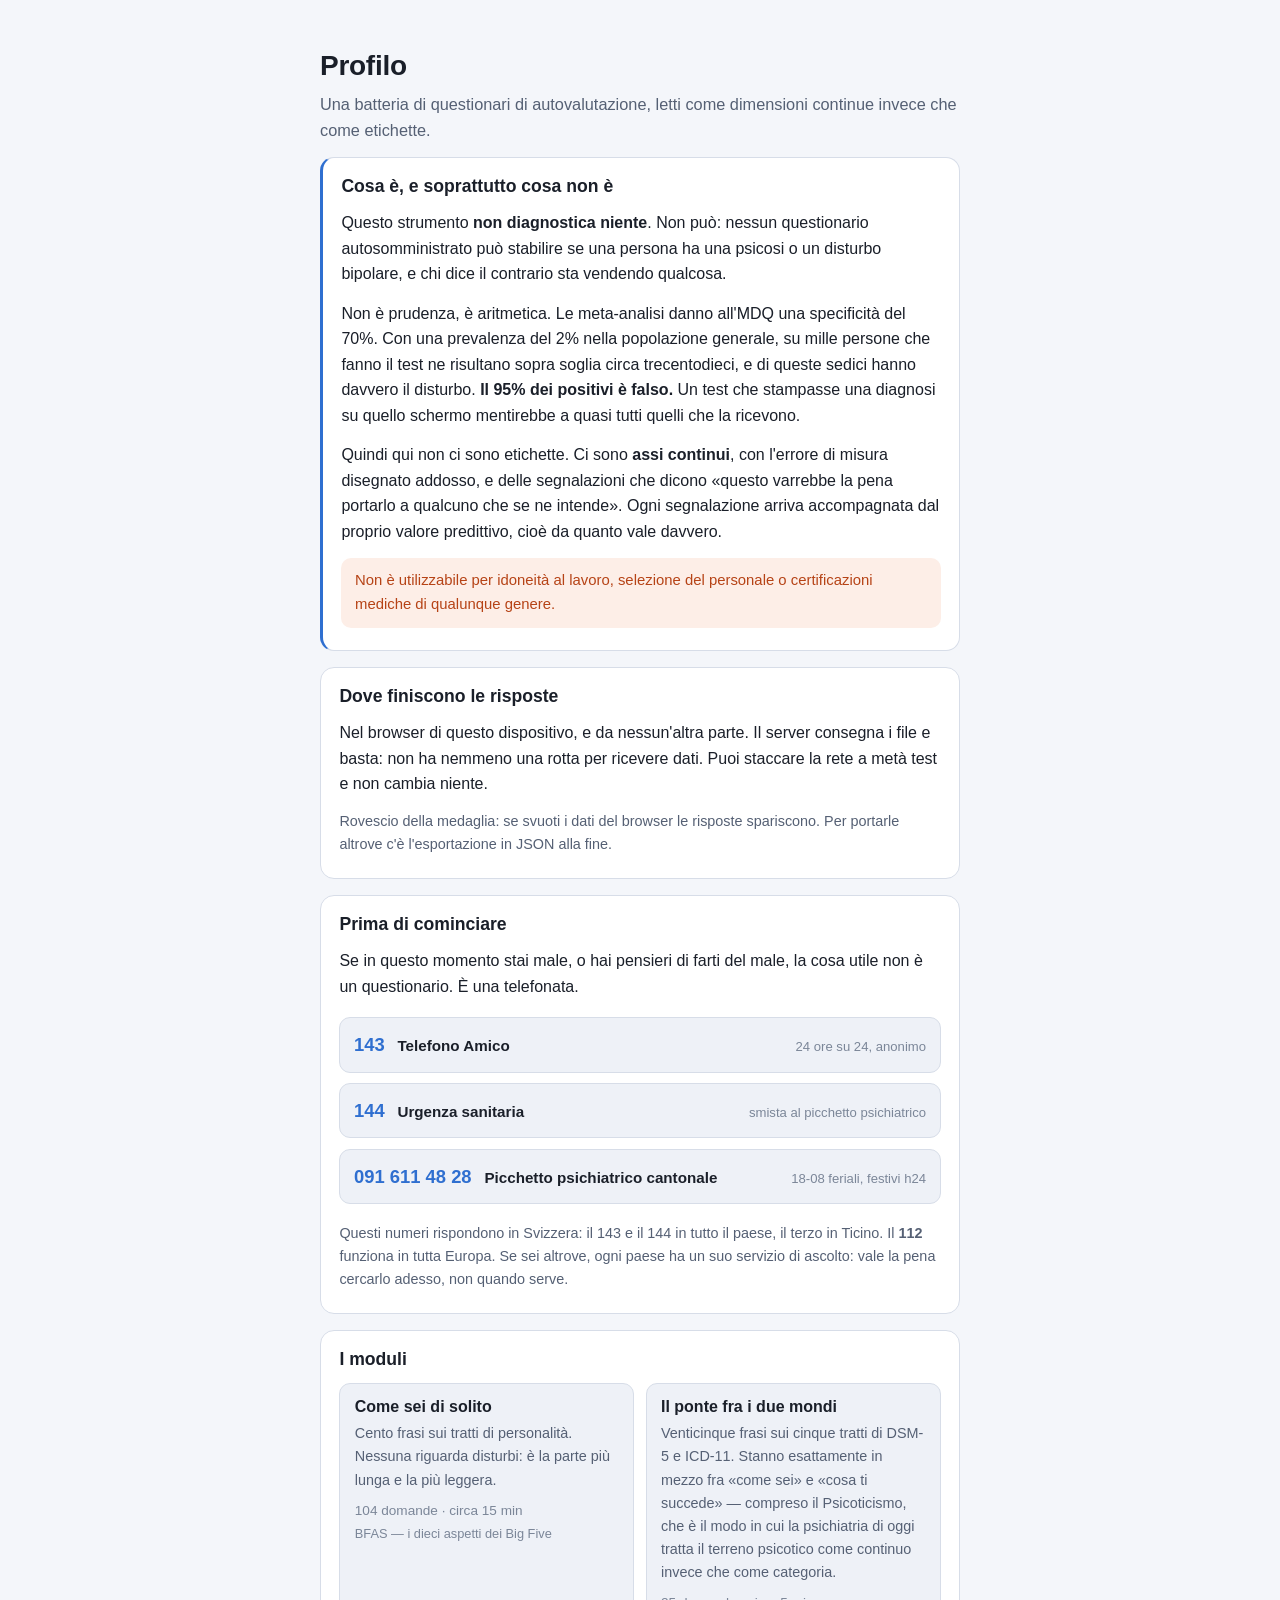
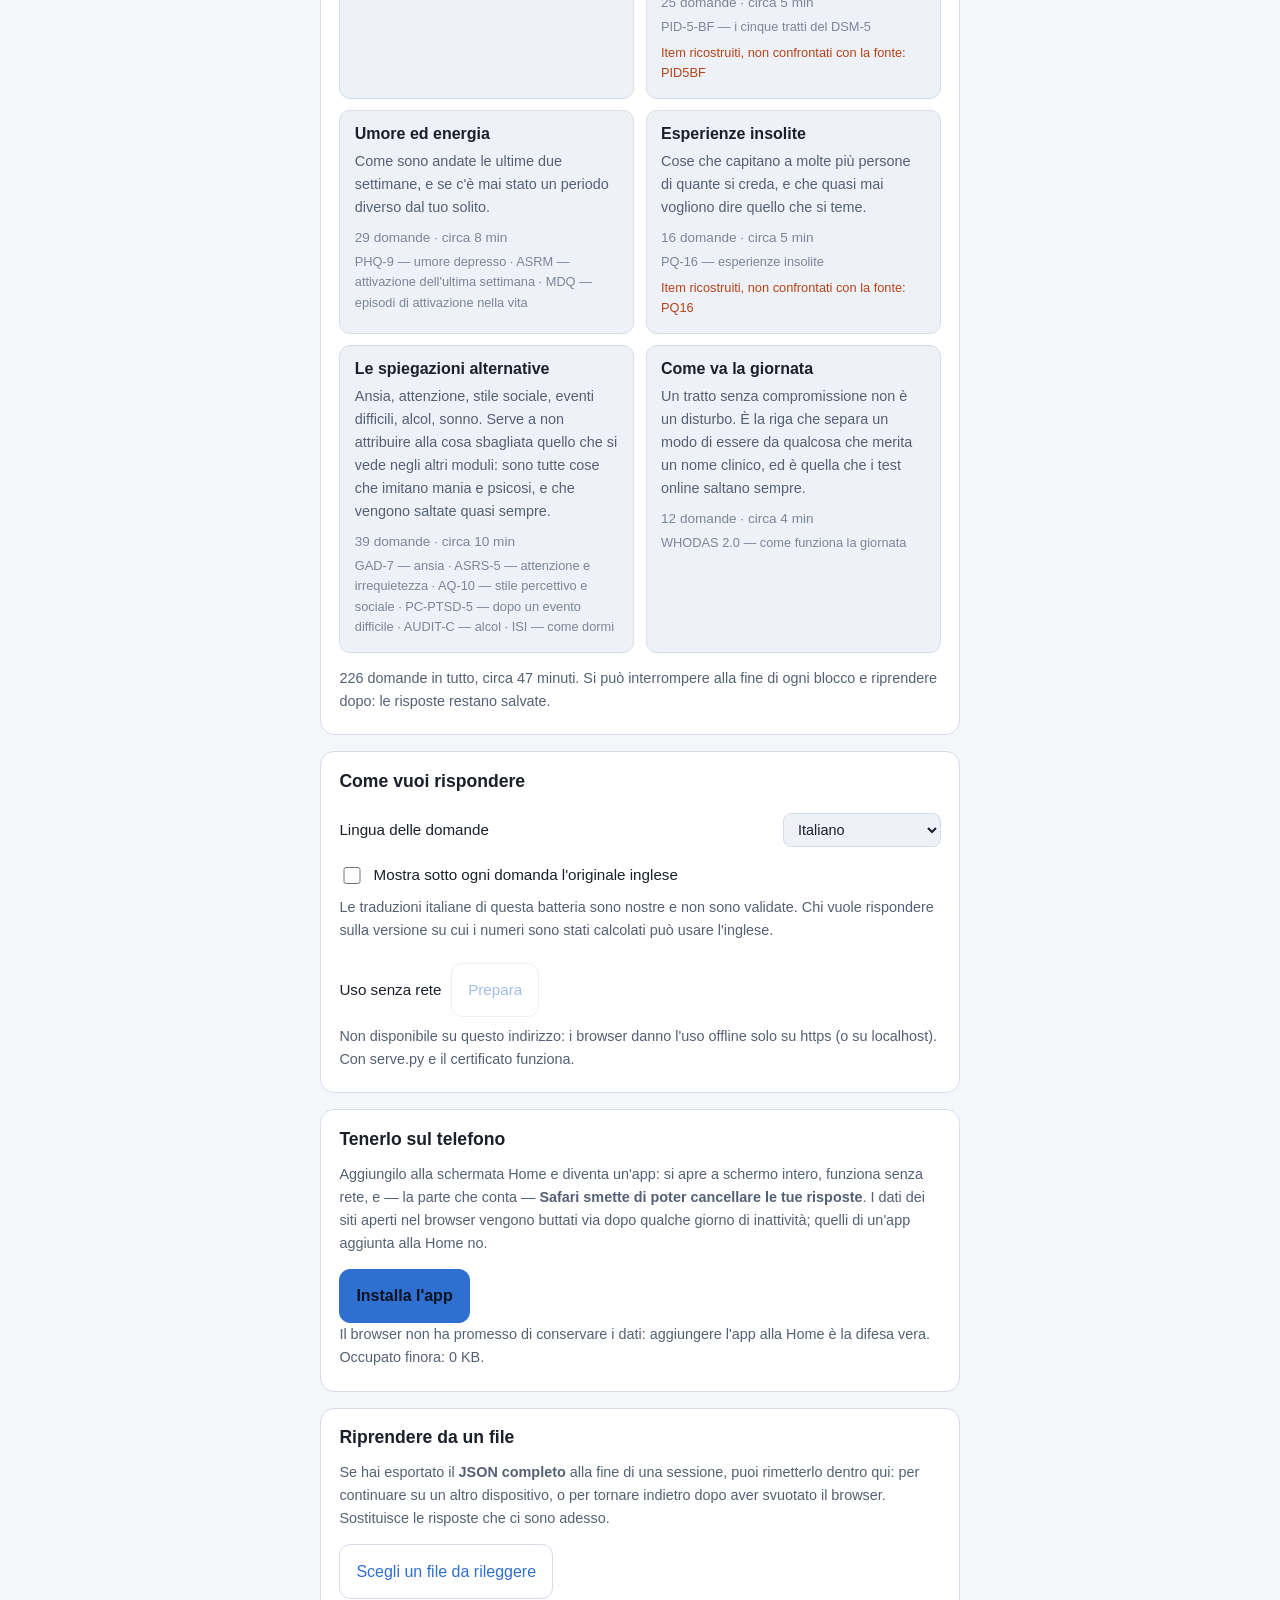
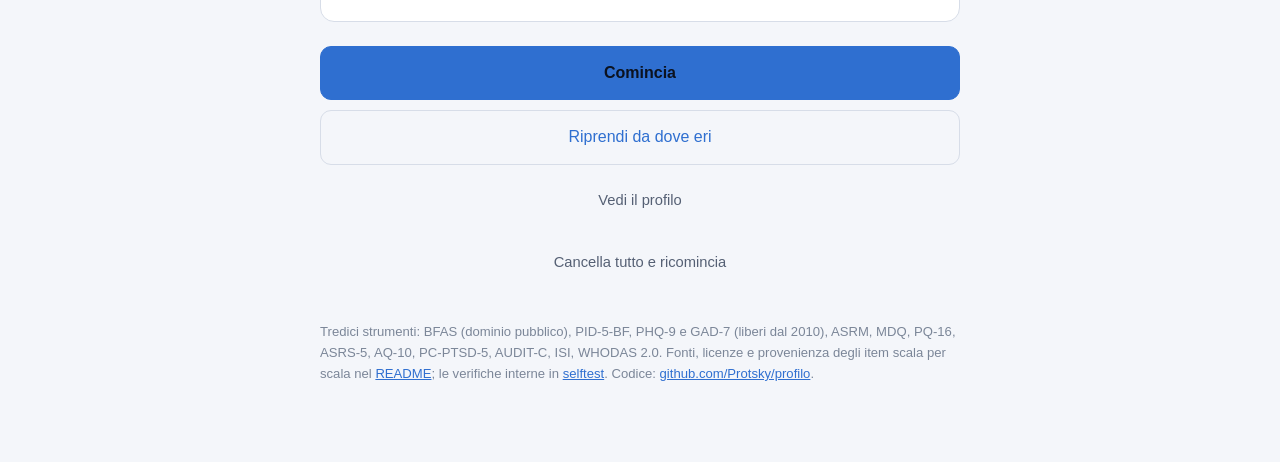
<file: index.html>
<!doctype html>
<html lang="it">
<head>
<meta charset="utf-8">
<meta name="viewport" content="width=device-width, initial-scale=1, viewport-fit=cover">
<title>Profilo — batteria psicologica dimensionale</title>
<link rel="stylesheet" href="styles.css">
<link rel="icon" href="icon.svg" type="image/svg+xml">
<link rel="manifest" href="manifest.webmanifest">
<link rel="apple-touch-icon" href="icon-180.png">
<meta name="apple-mobile-web-app-capable" content="yes">
<meta name="apple-mobile-web-app-status-bar-style" content="black">
<meta name="apple-mobile-web-app-title" content="Profilo">
<meta name="mobile-web-app-capable" content="yes">
<meta name="theme-color" content="#141821">
</head>
<body class="accoglienza">

<main id="app">

  <header class="testata">
    <h1>Profilo</h1>
    <p class="occhiello">Una batteria di questionari di autovalutazione, letti come dimensioni continue invece che come etichette.</p>
  </header>

  <section class="scheda cornice">
    <h2>Cosa è, e soprattutto cosa non è</h2>
    <p>
      Questo strumento <strong>non diagnostica niente</strong>. Non può: nessun
      questionario autosomministrato può stabilire se una persona ha una psicosi
      o un disturbo bipolare, e chi dice il contrario sta vendendo qualcosa.
    </p>
    <p>
      Non è prudenza, è aritmetica. Le meta-analisi danno all'MDQ una specificità
      del 70%. Con una prevalenza del 2% nella popolazione generale, su mille
      persone che fanno il test ne risultano sopra soglia circa trecentodieci,
      e di queste sedici hanno davvero il disturbo. <strong>Il 95% dei positivi
      è falso.</strong> Un test che stampasse una diagnosi su quello schermo
      mentirebbe a quasi tutti quelli che la ricevono.
    </p>
    <p>
      Quindi qui non ci sono etichette. Ci sono <strong>assi continui</strong>,
      con l'errore di misura disegnato addosso, e delle segnalazioni che dicono
      «questo varrebbe la pena portarlo a qualcuno che se ne intende». Ogni
      segnalazione arriva accompagnata dal proprio valore predittivo, cioè da
      quanto vale davvero.
    </p>
    <p class="nota-forte">
      Non è utilizzabile per idoneità al lavoro, selezione del personale o
      certificazioni mediche di qualunque genere.
    </p>
  </section>

  <section class="scheda">
    <h2>Dove finiscono le risposte</h2>
    <p>
      Nel browser di questo dispositivo, e da nessun'altra parte. Il server
      consegna i file e basta: non ha nemmeno una rotta per ricevere dati. Puoi
      staccare la rete a metà test e non cambia niente.
    </p>
    <p class="minore">
      Rovescio della medaglia: se svuoti i dati del browser le risposte
      spariscono. Per portarle altrove c'è l'esportazione in JSON alla fine.
    </p>
  </section>

  <section class="scheda">
    <h2>Prima di cominciare</h2>
    <p>
      Se in questo momento stai male, o hai pensieri di farti del male, la cosa
      utile non è un questionario. È una telefonata.
    </p>
    <ul class="contatti compatti">
      <li><a class="numero" href="tel:143">143</a> <span class="chi">Telefono Amico</span> <span class="quando">24 ore su 24, anonimo</span></li>
      <li><a class="numero" href="tel:144">144</a> <span class="chi">Urgenza sanitaria</span> <span class="quando">smista al picchetto psichiatrico</span></li>
      <li><a class="numero" href="tel:0916114828">091 611 48 28</a> <span class="chi">Picchetto psichiatrico cantonale</span> <span class="quando">18-08 feriali, festivi h24</span></li>
    </ul>
    <p class="minore">
      Questi numeri rispondono in Svizzera: il 143 e il 144 in tutto il paese,
      il terzo in Ticino. Il <strong>112</strong> funziona in tutta Europa. Se
      sei altrove, ogni paese ha un suo servizio di ascolto: vale la pena
      cercarlo adesso, non quando serve.
    </p>
  </section>

  <section class="scheda">
    <h2>I moduli</h2>
    <div id="mappa-moduli" class="mappa"></div>
    <p class="minore" id="conteggio-item"></p>
  </section>

  <section class="scheda impostazioni">
    <h2>Come vuoi rispondere</h2>
    <label class="riga-impostazione">
      <span>Lingua delle domande</span>
      <select id="lingua">
        <option value="it">Italiano</option>
        <option value="en">English (originale)</option>
      </select>
    </label>
    <label class="riga-impostazione">
      <input type="checkbox" id="mostra-originale">
      <span>Mostra sotto ogni domanda l'originale inglese</span>
    </label>
    <p class="minore">
      Le traduzioni italiane di questa batteria sono nostre e non sono validate.
      Chi vuole rispondere sulla versione su cui i numeri sono stati calcolati
      può usare l'inglese.
    </p>
    <div class="riga-impostazione">
      <span>Uso senza rete</span>
      <button class="secondario" id="prepara-offline">Prepara</button>
    </div>
    <p class="minore" id="esito-offline">
      Scarica i file una volta sola, così il test funziona anche in aereo o in
      montagna. Le risposte restano comunque solo qui.
    </p>
  </section>

  <section class="scheda" id="scheda-app">
    <h2>Tenerlo sul telefono</h2>
    <p class="minore" id="stato-installazione">
      Aggiungilo alla schermata Home e diventa un'app: si apre a schermo intero,
      funziona senza rete, e — la parte che conta — <strong>Safari smette di
      poter cancellare le tue risposte</strong>. I dati dei siti aperti nel
      browser vengono buttati via dopo qualche giorno di inattività; quelli di
      un'app aggiunta alla Home no.
    </p>
    <button class="primario" id="installa" hidden>Installa l'app</button>
    <p class="minore" id="istruzioni-ios" hidden>
      Su iPhone: tocca <strong>Condividi</strong> in fondo allo schermo, poi
      <strong>Aggiungi a Home</strong>.
    </p>
    <p class="minore" id="stato-archiviazione"></p>
  </section>

  <section class="scheda">
    <h2>Riprendere da un file</h2>
    <p class="minore">
      Se hai esportato il <strong>JSON completo</strong> alla fine di una
      sessione, puoi rimetterlo dentro qui: per continuare su un altro
      dispositivo, o per tornare indietro dopo aver svuotato il browser.
      Sostituisce le risposte che ci sono adesso.
    </p>
    <input type="file" id="file-importa" accept=".json,application/json" hidden>
    <button class="secondario" id="importa">Scegli un file da rileggere</button>
    <p class="minore" id="esito-importa"></p>
  </section>

  <div class="azioni-principali">
    <a class="primario bottone" id="comincia" href="test.html">Comincia</a>
    <a class="secondario bottone" id="riprendi" href="test.html" hidden>Riprendi da dove eri</a>
    <a class="terziario bottone" id="vedi-profilo" href="profilo.html" hidden>Vedi il profilo</a>
    <button class="terziario" id="azzera" hidden>Cancella tutto e ricomincia</button>
  </div>

  <footer class="pie-pagina">
    <p>
      Tredici strumenti: BFAS (dominio pubblico), PID-5-BF, PHQ-9 e GAD-7
      (liberi dal 2010), ASRM, MDQ, PQ-16, ASRS-5, AQ-10, PC-PTSD-5, AUDIT-C,
      ISI, WHODAS 2.0. Fonti, licenze e provenienza degli item scala per scala
      nel <a href="https://github.com/Protsky/profilo#readme">README</a>; le verifiche interne in
      <a href="selftest.html">selftest</a>. Codice: <a href="https://github.com/Protsky/profilo">github.com/Protsky/profilo</a>.
    </p>
  </footer>

</main>

<script type="module" src="js/accoglienza.js"></script>
</body>
</html>
</file>
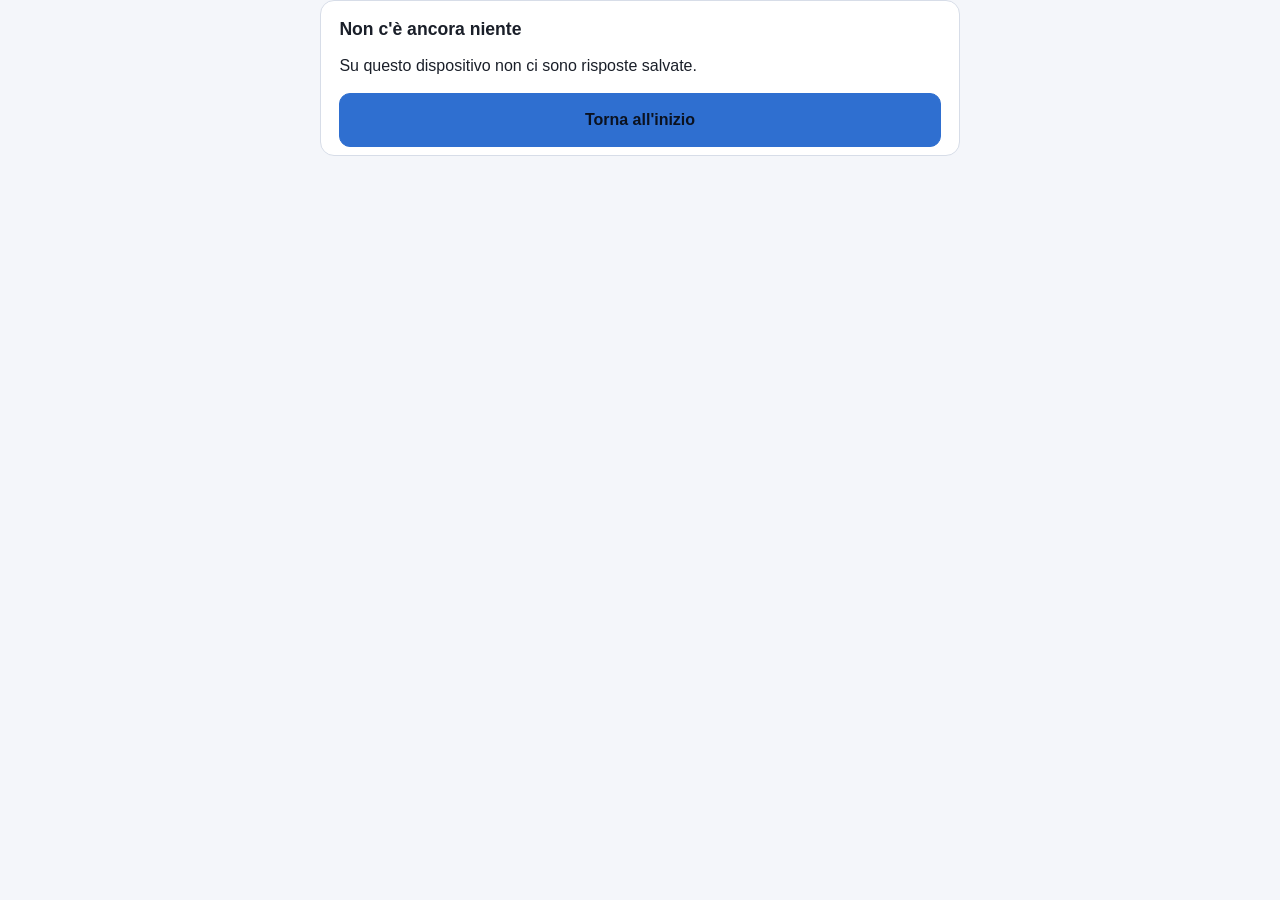
<file: profilo.html>
<!doctype html>
<html lang="it">
<head>
<meta charset="utf-8">
<meta name="viewport" content="width=device-width, initial-scale=1, viewport-fit=cover">
<title>Profilo — il risultato</title>
<link rel="stylesheet" href="styles.css">
<link rel="icon" href="icon.svg" type="image/svg+xml">
<link rel="manifest" href="manifest.webmanifest">
<link rel="apple-touch-icon" href="icon-180.png">
<meta name="apple-mobile-web-app-capable" content="yes">
<meta name="apple-mobile-web-app-status-bar-style" content="black">
<meta name="apple-mobile-web-app-title" content="Profilo">
<meta name="mobile-web-app-capable" content="yes">
<meta name="theme-color" content="#141821">
</head>
<body class="risultato">

<main id="app">
  <p class="minore">Sto calcolando…</p>
</main>

<script type="module" src="js/profilo.js"></script>
</body>
</html>
</file>
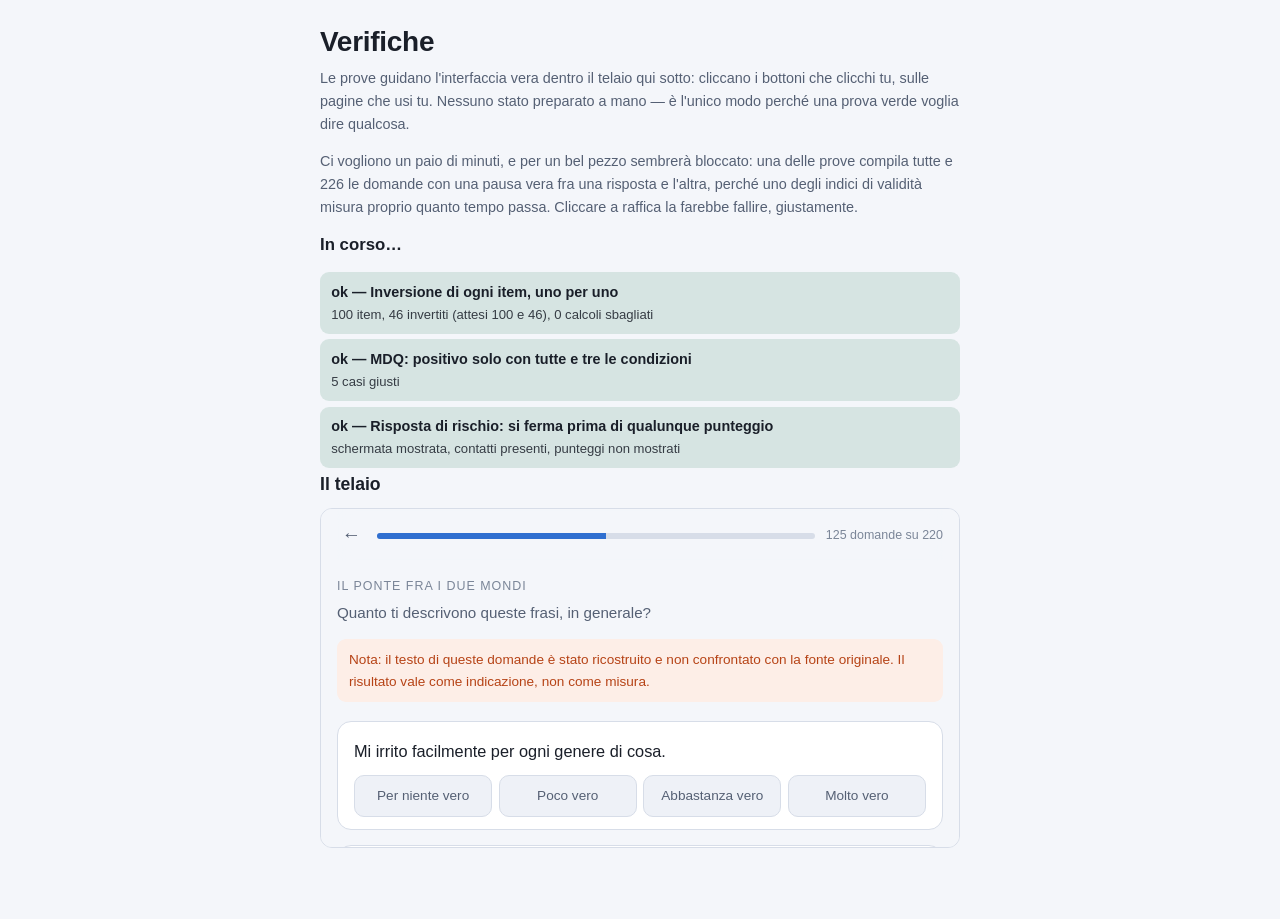
<file: selftest.html>
<!doctype html>
<html lang="it">
<head>
<meta charset="utf-8">
<meta name="viewport" content="width=device-width, initial-scale=1">
<title>Profilo — verifiche</title>
<link rel="stylesheet" href="styles.css">
<link rel="icon" href="icon.svg" type="image/svg+xml">
<link rel="manifest" href="manifest.webmanifest">
<link rel="apple-touch-icon" href="icon-180.png">
<meta name="apple-mobile-web-app-capable" content="yes">
<meta name="apple-mobile-web-app-status-bar-style" content="black">
<meta name="apple-mobile-web-app-title" content="Profilo">
<meta name="mobile-web-app-capable" content="yes">
<style>
  .telaio { width: 100%; height: 340px; border: 1px solid var(--bordo); border-radius: 12px; background: var(--fondo); }
  .riassunto { font-size: 1.05rem; font-weight: 650; margin: .8rem 0; }
  .riassunto.ok { color: var(--buono); }
  .riassunto.no { color: var(--allarme); }
</style>
</head>
<body>
<main>
  <h1>Verifiche</h1>
  <p class="minore">
    Le prove guidano l'interfaccia vera dentro il telaio qui sotto: cliccano i
    bottoni che clicchi tu, sulle pagine che usi tu. Nessuno stato preparato a
    mano — è l'unico modo perché una prova verde voglia dire qualcosa.
  </p>
  <p class="minore">
    Ci vogliono un paio di minuti, e per un bel pezzo sembrerà bloccato: una
    delle prove compila tutte e 226 le domande con una pausa vera fra una
    risposta e l'altra, perché uno degli indici di validità misura proprio
    quanto tempo passa. Cliccare a raffica la farebbe fallire, giustamente.
  </p>
  <div id="riassunto" class="riassunto">In corso…</div>
  <div id="esiti"></div>
  <h2>Il telaio</h2>
  <iframe id="telaio" class="telaio" src="about:blank"></iframe>
</main>
<script type="module" src="js/selftest.js"></script>
</body>
</html>
</file>
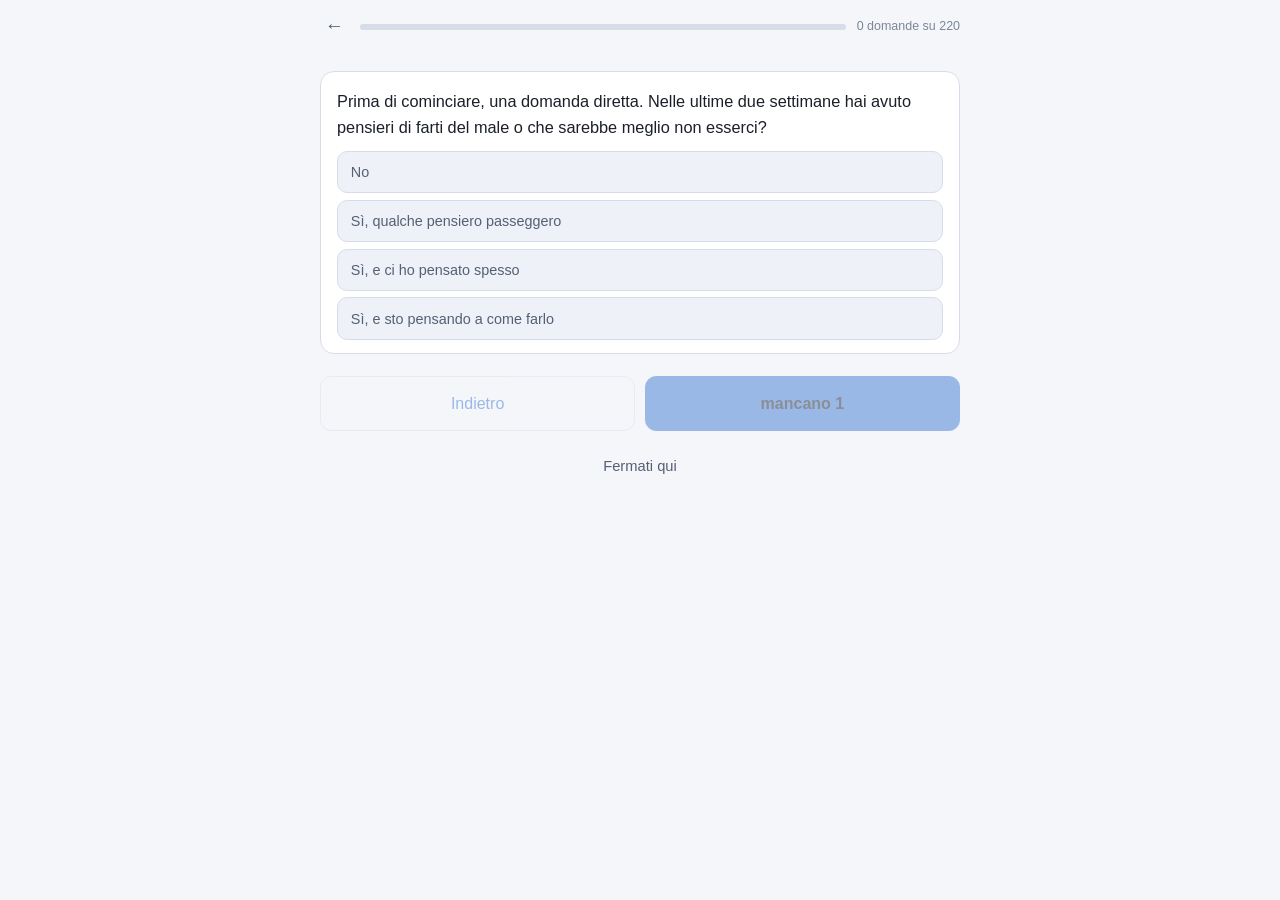
<file: test.html>
<!doctype html>
<html lang="it">
<head>
<meta charset="utf-8">
<meta name="viewport" content="width=device-width, initial-scale=1, viewport-fit=cover">
<title>Profilo — le domande</title>
<link rel="stylesheet" href="styles.css">
<link rel="icon" href="icon.svg" type="image/svg+xml">
<link rel="manifest" href="manifest.webmanifest">
<link rel="apple-touch-icon" href="icon-180.png">
<meta name="apple-mobile-web-app-capable" content="yes">
<meta name="apple-mobile-web-app-status-bar-style" content="black">
<meta name="apple-mobile-web-app-title" content="Profilo">
<meta name="mobile-web-app-capable" content="yes">
<meta name="theme-color" content="#141821">
</head>
<body class="somministrazione">

<div class="barra-alta">
  <a class="indietro-casa" href="index.html" aria-label="Torna all'inizio">&larr;</a>
  <div class="avanzamento" id="avanzamento"><span class="riempimento"></span></div>
  <span class="avanzamento-testo" id="avanzamento-testo"></span>
</div>

<main id="app"></main>

<script type="module">
  import { avvia } from "./js/somministra.js";
  avvia();
</script>
</body>
</html>
</file>
<file: styles.css>
/* Profilo — foglio di stile unico.
   Pensato prima per il telefono: si risponde con il pollice, si legge in
   verticale, i bersagli sono grossi. */

:root {
  --fondo: #10131a;
  --fondo-scheda: #181d27;
  --fondo-scheda-alta: #1f2531;
  --bordo: #2a3240;
  --testo: #e6e9ef;
  --testo-tenue: #9aa4b6;
  --testo-fioco: #6f7a8d;
  --accento: #6ea8fe;
  --accento-scuro: #2f5fa8;
  --allarme: #ff8f6b;
  --allarme-fondo: #2a1a16;
  --buono: #6fcf97;
  --raggio: 14px;
  --colonna: 40rem;
}

@media (prefers-color-scheme: light) {
  :root {
    --fondo: #f4f6fa;
    --fondo-scheda: #ffffff;
    --fondo-scheda-alta: #eef1f7;
    --bordo: #d7dde8;
    --testo: #1a1f29;
    --testo-tenue: #556074;
    --testo-fioco: #7b8698;
    --accento: #2f6fd0;
    --accento-scuro: #d8e5fb;
    --allarme: #b64316;
    --allarme-fondo: #fdeee7;
    --buono: #1f7a4d;
  }
}

* { box-sizing: border-box; }

html { -webkit-text-size-adjust: 100%; }

body {
  margin: 0;
  padding: 0 1rem 4rem;
  background: var(--fondo);
  color: var(--testo);
  font: 16px/1.6 -apple-system, BlinkMacSystemFont, "Segoe UI", Roboto, "Helvetica Neue", sans-serif;
}

main { max-width: var(--colonna); margin: 0 auto; }

h1, h2, h3 { line-height: 1.25; font-weight: 650; }
h1 { font-size: 1.75rem; margin: 1.5rem 0 .5rem; letter-spacing: -.01em; }
h2 { font-size: 1.1rem; margin: 0 0 .75rem; }
h3 { font-size: 1rem; margin: 0 0 .35rem; }
p { margin: 0 0 .85rem; }
a { color: var(--accento); }

strong { font-weight: 650; }

/* ---------- accoglienza ---------- */

.testata { padding-top: 1.5rem; }
.occhiello { color: var(--testo-tenue); font-size: 1.02rem; }

.scheda {
  background: var(--fondo-scheda);
  border: 1px solid var(--bordo);
  border-radius: var(--raggio);
  padding: 1.15rem 1.15rem .5rem;
  margin: 0 0 1rem;
}

.scheda.cornice { border-left: 3px solid var(--accento); }

.nota-forte {
  background: var(--allarme-fondo);
  color: var(--allarme);
  border-radius: 10px;
  padding: .7rem .85rem;
  font-size: .93rem;
  margin-bottom: .85rem;
}

.minore { color: var(--testo-tenue); font-size: .9rem; }

.mappa { display: grid; gap: .7rem; margin-bottom: .85rem; grid-template-columns: minmax(0, 1fr); }

.modulo {
  background: var(--fondo-scheda-alta);
  border: 1px solid var(--bordo);
  border-radius: 11px;
  padding: .8rem .9rem .55rem;
}
.modulo.iniziato { border-left: 3px solid var(--accento); }
.modulo.completo { border-left: 3px solid var(--buono); }
.modulo-sotto { color: var(--testo-tenue); font-size: .9rem; margin-bottom: .5rem; }
.modulo-conto { font-size: .85rem; color: var(--testo-fioco); margin-bottom: .2rem; }
.modulo-strumenti { font-size: .8rem; color: var(--testo-fioco); margin-bottom: .35rem; }
.modulo-avviso { font-size: .8rem; color: var(--allarme); margin-bottom: .35rem; }

.impostazioni .riga-impostazione {
  display: flex; align-items: center; gap: .6rem;
  padding: .5rem 0; font-size: .95rem;
  min-width: 0;
}
.impostazioni .riga-impostazione > span { min-width: 0; }
.impostazioni select {
  margin-left: auto;
  background: var(--fondo-scheda-alta);
  color: var(--testo);
  border: 1px solid var(--bordo);
  border-radius: 8px;
  padding: .45rem .6rem;
  font: inherit;
  font-size: .9rem;
  /* Un <select> si allarga fino all'opzione piu' lunga: senza un tetto,
     sul telefono spinge la pagina oltre il bordo. */
  max-width: 62%; min-width: 0;
}
.impostazioni input[type=checkbox] { width: 1.1rem; height: 1.1rem; accent-color: var(--accento); }

.azioni-principali { display: grid; gap: .6rem; margin: 1.5rem 0; }

.pie-pagina { color: var(--testo-fioco); font-size: .82rem; margin-top: 2rem; }

/* ---------- bottoni ---------- */

button, .bottone {
  font: inherit;
  border-radius: 11px;
  padding: .85rem 1rem;
  border: 1px solid transparent;
  cursor: pointer;
  text-align: center;
  text-decoration: none;
  display: block;
  transition: background .12s, border-color .12s, opacity .12s;
}

.primario { background: var(--accento); color: #0b1220; border-color: var(--accento); font-weight: 640; }
.primario:hover:not(:disabled) { filter: brightness(1.08); }
.secondario { background: transparent; color: var(--accento); border-color: var(--bordo); }
.secondario:hover:not(:disabled) { border-color: var(--accento); }
.terziario { background: transparent; color: var(--testo-tenue); border-color: transparent; font-size: .92rem; }
.terziario:hover:not(:disabled) { color: var(--testo); }
button:disabled { opacity: .45; cursor: default; }

/* ---------- somministrazione ---------- */

.barra-alta {
  position: sticky; top: 0; z-index: 5;
  display: flex; align-items: center; gap: .7rem;
  background: color-mix(in srgb, var(--fondo) 92%, transparent);
  backdrop-filter: blur(8px);
  padding: .7rem 0 .6rem;
  margin: 0 auto; max-width: var(--colonna);
}
.indietro-casa { text-decoration: none; font-size: 1.2rem; color: var(--testo-tenue); padding: 0 .3rem; }
.avanzamento {
  flex: 1; height: 6px; border-radius: 3px;
  background: var(--bordo); overflow: hidden;
}
.avanzamento .riempimento {
  display: block; height: 100%; width: var(--quota, 0%);
  background: var(--accento); transition: width .25s ease;
}
.avanzamento-testo { font-size: .78rem; color: var(--testo-fioco); white-space: nowrap; }

.intestazione-blocco { margin: 1rem 0 1.2rem; }
.modulo-nome {
  font-size: .78rem; text-transform: uppercase; letter-spacing: .08em;
  color: var(--testo-fioco); margin-bottom: .3rem;
}
.consegna { color: var(--testo-tenue); font-size: .95rem; }
.avviso-ricostruito {
  background: var(--allarme-fondo); color: var(--allarme);
  border-radius: 9px; padding: .6rem .75rem; font-size: .85rem;
}

.blocco { display: grid; gap: .9rem; grid-template-columns: minmax(0, 1fr); }

.item {
  background: var(--fondo-scheda);
  border: 1px solid var(--bordo);
  border-radius: var(--raggio);
  padding: 1rem 1rem .8rem;
  min-width: 0;
}
.item-testo { font-size: 1.02rem; margin-bottom: .2rem; }
.item-originale { font-size: .82rem; color: var(--testo-fioco); font-style: italic; margin-bottom: .6rem; }

.opzioni { display: flex; gap: .4rem; margin-top: .7rem; min-width: 0; }
.opzioni .opzione {
  flex: 1 1 0; min-width: 0;
  overflow-wrap: break-word; hyphens: auto;
  padding: .7rem .25rem;
  background: var(--fondo-scheda-alta);
  border: 1px solid var(--bordo);
  color: var(--testo-tenue);
  font-size: .78rem; line-height: 1.25;
  border-radius: 10px;
}
.opzioni .opzione:hover { border-color: var(--accento); color: var(--testo); }
.opzioni .opzione.scelta {
  background: var(--accento); border-color: var(--accento);
  color: #0b1220; font-weight: 600;
}
.opzioni.opzioni-lunghe { flex-direction: column; }
.opzioni.opzioni-lunghe .opzione { text-align: left; padding: .7rem .8rem; font-size: .9rem; }

.disagio {
  margin-top: .85rem; padding-top: .8rem;
  border-top: 1px dashed var(--bordo);
}
.disagio-domanda { font-size: .9rem; color: var(--testo-tenue); margin: 0; }

.piede { display: grid; grid-template-columns: 1fr 1fr; gap: .6rem; margin: 1.4rem 0 0; }
.piede .terziario { grid-column: 1 / -1; }

/* ---------- schermata di sicurezza ---------- */

body.somministrazione #app.sicurezza { padding-top: 1rem; }

.scheda-sicurezza {
  background: var(--fondo-scheda);
  border: 1px solid var(--allarme);
  border-left: 4px solid var(--allarme);
  border-radius: var(--raggio);
  padding: 1.3rem 1.2rem 1rem;
}
.scheda-sicurezza h1 { margin-top: 0; font-size: 1.4rem; }
.scheda-sicurezza .corpo { font-size: 1.03rem; }
.scheda-sicurezza .chiusura { color: var(--testo-tenue); font-size: .92rem; }

.contatti { list-style: none; padding: 0; margin: 1.1rem 0; display: grid; gap: .65rem; }
.contatti li {
  background: var(--fondo-scheda-alta);
  border: 1px solid var(--bordo);
  border-radius: 11px;
  padding: .75rem .85rem;
  display: grid;
  grid-template-columns: auto 1fr;
  gap: .15rem .8rem;
  align-items: baseline;
}
.contatti .numero {
  grid-row: 1 / 3;
  font-size: 1.15rem; font-weight: 680;
  text-decoration: none; color: var(--accento);
  white-space: nowrap;
}
.contatti .chi { font-weight: 600; font-size: .95rem; }
.contatti .quando { font-size: .82rem; color: var(--testo-fioco); }
.contatti .nota { grid-column: 2; font-size: .82rem; color: var(--testo-tenue); }
.contatti.compatti li { grid-template-columns: auto 1fr auto; }
.contatti.compatti .numero { grid-row: auto; }

/* ---------- profilo ---------- */

.dimensione {
  background: var(--fondo-scheda);
  border: 1px solid var(--bordo);
  border-radius: var(--raggio);
  padding: .95rem 1rem .8rem;
  margin-bottom: .8rem;
}
.dimensione-titolo { display: flex; align-items: baseline; gap: .6rem; margin-bottom: .5rem; }
.dimensione-titolo h3 { margin: 0; flex: 1; }
.dimensione-valore { font-variant-numeric: tabular-nums; color: var(--testo-tenue); font-size: .9rem; }
.dimensione-nota { font-size: .88rem; color: var(--testo-tenue); margin: .55rem 0 0; }
.dimensione-azione { font-size: .9rem; margin: .5rem 0 0; }

.banda { position: relative; height: 30px; margin: .3rem 0 .1rem; }
.norma-mancante { font-size: .78rem; color: var(--testo-fioco); font-style: italic; }

.verdetto-validita {
  border-radius: var(--raggio); padding: 1rem 1.1rem .8rem; margin-bottom: 1rem;
  border: 1px solid var(--bordo); background: var(--fondo-scheda);
}
.verdetto-validita.cautela { border-color: var(--allarme); }
.verdetto-validita.non-interpretabile {
  border-color: var(--allarme); background: var(--allarme-fondo); color: var(--allarme);
}
.verdetto-validita ul { margin: .4rem 0 .6rem; padding-left: 1.1rem; font-size: .9rem; }

.conto-predittivo {
  width: 100%; border-collapse: collapse; font-size: .86rem; margin: .6rem 0;
}
.conto-predittivo td { padding: .3rem .2rem; border-bottom: 1px solid var(--bordo); }
.conto-predittivo td:last-child { text-align: right; font-variant-numeric: tabular-nums; }
.conto-predittivo tr:last-child td { border-bottom: none; font-weight: 650; color: var(--accento); }

details { margin: .5rem 0; }
summary { cursor: pointer; color: var(--accento); font-size: .9rem; padding: .3rem 0; }

.limiti { border-left: 3px solid var(--testo-fioco); }
.limiti ul { padding-left: 1.1rem; font-size: .93rem; color: var(--testo-tenue); }
.limiti li { margin-bottom: .4rem; }

/* ---------- selftest ---------- */

.prova { padding: .55rem .7rem; border-radius: 9px; margin-bottom: .35rem; font-size: .9rem; }
.prova.ok { background: color-mix(in srgb, var(--buono) 14%, transparent); }
.prova.no { background: var(--allarme-fondo); color: var(--allarme); }
.prova .nome { font-weight: 600; }
.prova .dettaglio { display: block; font-size: .82rem; opacity: .85; }

@media (min-width: 34rem) {
  .opzioni .opzione { font-size: .85rem; }
  .mappa { grid-template-columns: 1fr 1fr; }
}

/* ---------- legenda della banda ---------- */

.legenda { font-size: .8rem; color: var(--testo-tenue); margin: .2rem 0 .9rem; }
.legenda .chiave {
  display: inline-block; vertical-align: middle;
  width: 18px; height: 10px; border-radius: 5px; margin-right: .2rem;
}
.legenda .chiave.banda { background: var(--accento); opacity: .6; }
.legenda .chiave.tacca { width: 2px; height: 14px; border-radius: 0; background: var(--testo); }
.legenda .chiave.soglia { width: 2px; height: 14px; border-radius: 0; background: var(--allarme); }

/* ---------- stampa e salvataggio in PDF ---------- */
/* Il referto si porta da qualcuno: su carta deve restare leggibile e deve
   continuare a dire quello che dice a schermo, avvertenze comprese. */

@media print {
  :root {
    --fondo: #fff; --fondo-scheda: #fff; --fondo-scheda-alta: #fff;
    --bordo: #bbb; --testo: #000; --testo-tenue: #333; --testo-fioco: #555;
    --accento: #234a86; --allarme: #8a3312; --allarme-fondo: #f6ece7;
  }
  body { padding: 0; font-size: 11pt; }
  button, .bottone, .barra-alta, details summary { display: none !important; }
  details { display: block; }
  details > *:not(summary) { display: block !important; }
  .scheda, .dimensione, .verdetto-validita, .scheda-sicurezza {
    break-inside: avoid; page-break-inside: avoid;
    border: 1px solid var(--bordo);
  }
  .scheda-sicurezza { border: 2px solid var(--allarme); }
  a { color: inherit; text-decoration: none; }
  /* L'avvertenza segue il foglio: chi legge una stampata non ha visto la
     schermata d'ingresso e potrebbe prenderla per un referto clinico. */
  main::after {
    content: "Risposte a questionari di autovalutazione. Non è una diagnosi e non è utilizzabile per idoneità, selezione o certificazioni. In Ticino: 143 Telefono Amico (24h) · 144 urgenza sanitaria.";
    display: block; margin-top: 1.5rem; padding-top: .6rem;
    border-top: 1px solid var(--bordo);
    font-size: 9pt; color: #000;
  }
}

/* ---------- fasce di avviso in cima ---------- */
/* Due sole, e dicono due cose diverse: "ho ritrovato il tuo lavoro" sparisce
   da sola dopo qualche secondo, "non riesco a salvare" resta finché resta il
   problema, perché è l'unica cosa che sta fra te e il perdere mezz'ora. */

.fascia {
  position: sticky; top: 0; z-index: 20;
  margin: 0 -1rem .6rem;
  padding: .7rem 1rem;
  font-size: .9rem;
  transition: opacity .6s ease, transform .6s ease;
}
.fascia p { margin: 0; max-width: var(--colonna); margin-inline: auto; }
.fascia.sparisce { opacity: 0; transform: translateY(-6px); }

.fascia.ripresa {
  background: color-mix(in srgb, var(--buono) 18%, var(--fondo));
  color: var(--testo);
  border-bottom: 1px solid color-mix(in srgb, var(--buono) 45%, transparent);
}
.fascia.guasto {
  background: var(--allarme-fondo);
  color: var(--allarme);
  border-bottom: 1px solid var(--allarme);
  font-weight: 600;
}

/* La barra di avanzamento sta sotto la fascia, non sopra. */
.fascia + .barra-alta { top: 0; }
</file>
